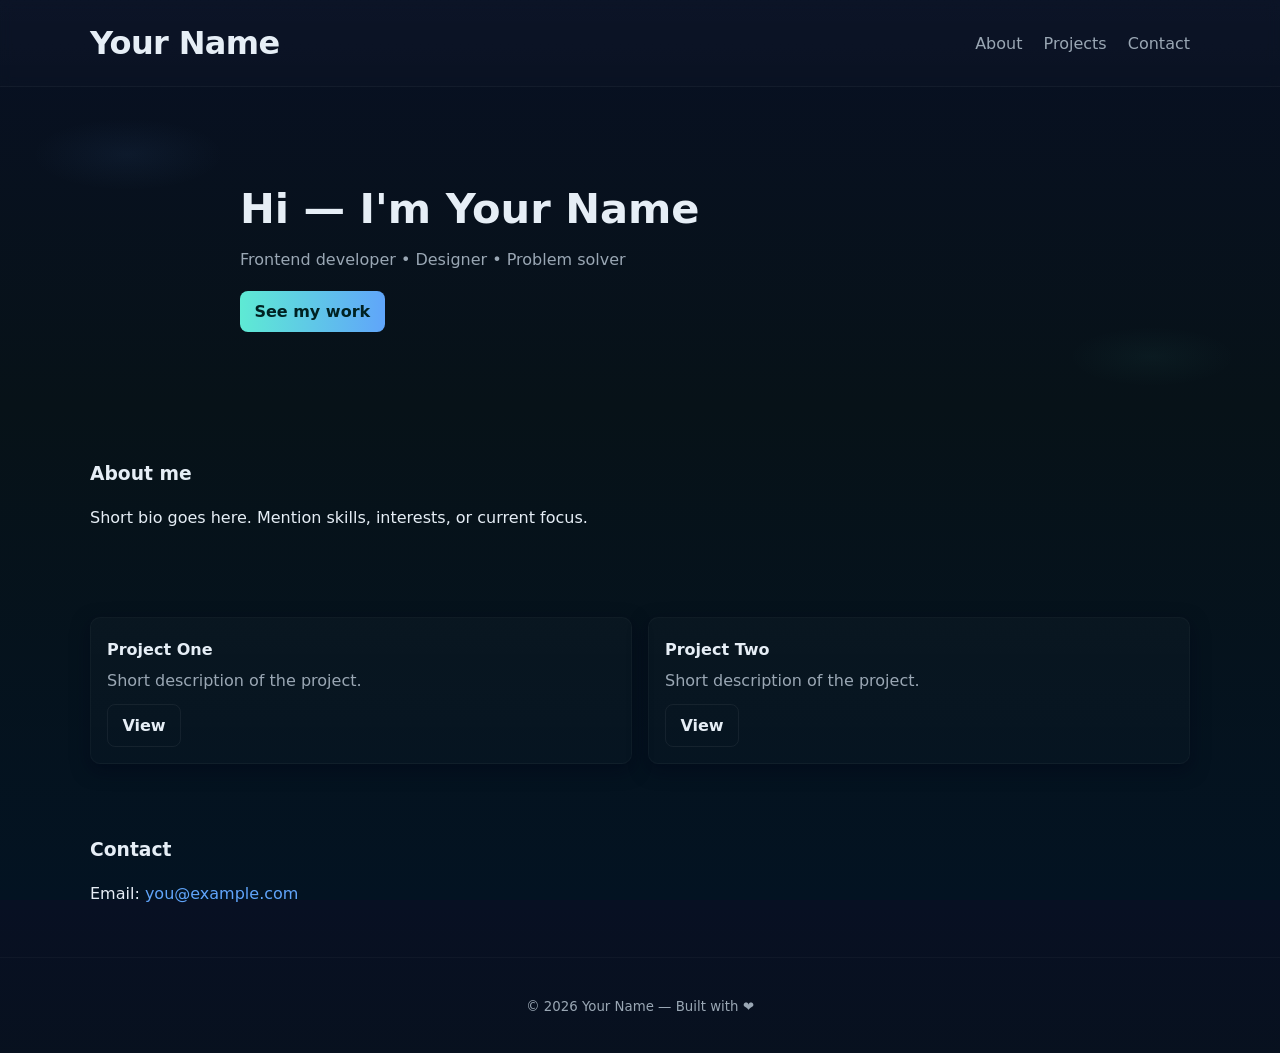
<file: index.html>
<!doctype html>
<html lang="en">
<head>
  <meta charset="utf-8" />
  <meta name="viewport" content="width=device-width,initial-scale=1" />
  <title>My Profile</title>

  <!-- Link to the external stylesheet (place style.css in the same folder as this file) -->
  <link rel="stylesheet" href="style.css" />
</head>
<body>
  <header class="site-header">
    <div class="container header-inner">
      <h1 class="logo">Your Name</h1>
      <nav class="nav">
        <a href="#about">About</a>
        <a href="#projects">Projects</a>
        <a href="#contact">Contact</a>
      </nav>
    </div>
  </header>

  <main>
    <section class="hero">
      <div class="container hero-inner">
        <h2 class="hero-title">Hi — I'm Your Name</h2>
        <p class="hero-sub">Frontend developer • Designer • Problem solver</p>
        <a class="btn primary" href="#projects">See my work</a>
      </div>
    </section>

    <section id="about" class="section container">
      <h3>About me</h3>
      <p>Short bio goes here. Mention skills, interests, or current focus.</p>
    </section>

    <section id="projects" class="section container projects-grid">
      <article class="card">
        <h4>Project One</h4>
        <p>Short description of the project.</p>
        <a class="btn" href="#">View</a>
      </article>

      <article class="card">
        <h4>Project Two</h4>
        <p>Short description of the project.</p>
        <a class="btn" href="#">View</a>
      </article>
    </section>

    <section id="contact" class="section container contact">
      <h3>Contact</h3>
      <p>Email: <a href="mailto:you@example.com">you@example.com</a></p>
    </section>
  </main>

  <footer class="site-footer">
    <div class="container">
      <small>&copy; <span id="year"></span> Your Name — Built with ❤️</small>
    </div>
  </footer>

  <script>
    // small helper to keep year current
    document.getElementById('year').textContent = new Date().getFullYear();
  </script>
</body>
</html>
</file>
<file: style.css>
/* Base / variables */
:root{
  --bg: #0f1724;          /* dark navy */
  --card: #0f172f;
  --muted: #9aa7b4;
  --accent: #5eead4;      /* teal */
  --accent-2: #60a5fa;    /* blue */
  --text: #e6eef6;
  --glass: rgba(255,255,255,0.04);
  --radius: 10px;
  --container-width: 1100px;
  --gap: 1.25rem;
  font-synthesis: none;
}

*{box-sizing:border-box}
html,body{height:100%}
body{
  margin:0;
  font-family: Inter, ui-sans-serif, system-ui, -apple-system, "Segoe UI", Roboto, "Helvetica Neue", Arial;
  background: linear-gradient(180deg, #081023 0%, #071218 45%, #031322 100%);
  color:var(--text);
  -webkit-font-smoothing:antialiased;
  -moz-osx-font-smoothing:grayscale;
  line-height:1.45;
  font-size:16px;
}

/* container utility */
.container{
  width: calc(100% - 2rem);
  max-width: var(--container-width);
  margin: 0 auto;
  padding: 1.25rem 0;
}

/* header */
.site-header{
  backdrop-filter: blur(6px);
  background: linear-gradient(180deg, rgba(255,255,255,0.02), rgba(255,255,255,0.01));
  border-bottom: 1px solid rgba(255,255,255,0.03);
  position: sticky;
  top:0;
  z-index:100;
}
.header-inner{
  display:flex;
  align-items:center;
  justify-content:space-between;
  gap:var(--gap);
}
.logo{
  margin:0;
  font-weight:700;
  letter-spacing: -0.02em;
  color:var(--text);
}
.nav a{
  color:var(--muted);
  text-decoration:none;
  margin-left:1rem;
  transition: color .15s ease;
}
.nav a:hover{ color:var(--accent-2); }

/* hero */
.hero{
  padding: 4.5rem 0;
  background:
    radial-gradient(800px 300px at 10% 20%, rgba(96,165,250,0.06), transparent 12%),
    radial-gradient(700px 250px at 90% 80%, rgba(94,234,212,0.04), transparent 12%);
}
.hero-inner{ text-align:left; max-width:800px; }
.hero-title{
  font-size: clamp(1.8rem, 4vw, 2.6rem);
  margin:0 0 .5rem 0;
  color:var(--text);
}
.hero-sub{
  margin:0 0 1.25rem 0;
  color:var(--muted);
}

/* buttons */
.btn{
  display:inline-block;
  padding: .55rem .9rem;
  border-radius: 8px;
  background: transparent;
  color:var(--text);
  border:1px solid rgba(255,255,255,0.06);
  text-decoration:none;
  font-weight:600;
  transition: transform .08s ease, box-shadow .08s ease, background .15s ease;
}
.btn:hover{ transform: translateY(-3px); box-shadow: 0 6px 30px rgba(0,0,0,0.45); }
.btn.primary{
  background: linear-gradient(90deg, var(--accent), var(--accent-2));
  color:#022;
  border: none;
}

/* sections */
.section{ padding: 2.25rem 0; }
.section h3{ margin-top:0; color:var(--text) }

/* projects grid */
.projects-grid{
  display:grid;
  grid-template-columns: repeat(auto-fit, minmax(220px, 1fr));
  gap: 1rem;
  align-items:start;
}
.card{
  background: linear-gradient(180deg, rgba(255,255,255,0.02), rgba(255,255,255,0.01));
  padding:1rem;
  border-radius:var(--radius);
  border:1px solid rgba(255,255,255,0.03);
  box-shadow: 0 6px 18px rgba(2,6,23,0.5);
}
.card h4{ margin:.25rem 0 .5rem 0 }
.card p{ color:var(--muted); margin:0 0 .75rem 0 }

/* contact */
.contact a{ color:var(--accent-2); text-decoration: none; }

/* footer */
.site-footer{
  border-top:1px solid rgba(255,255,255,0.03);
  padding:1rem 0;
  color:var(--muted);
  text-align:center;
}

/* small devices adjustments */
@media (max-width:720px){
  .header-inner{flex-direction:row; align-items:center}
  .nav{ display:flex; gap:.5rem }
  .hero{ padding:3rem 0 }
  .hero-inner{ text-align:center }
  .nav a{ margin-left: .5rem }
}

/* accessibility helpers */
:focus{ outline: 3px solid rgba(96,165,250,0.15); outline-offset: 3px; border-radius:6px; }

/* utility */
.hidden{ display:none !important; }
</file>
